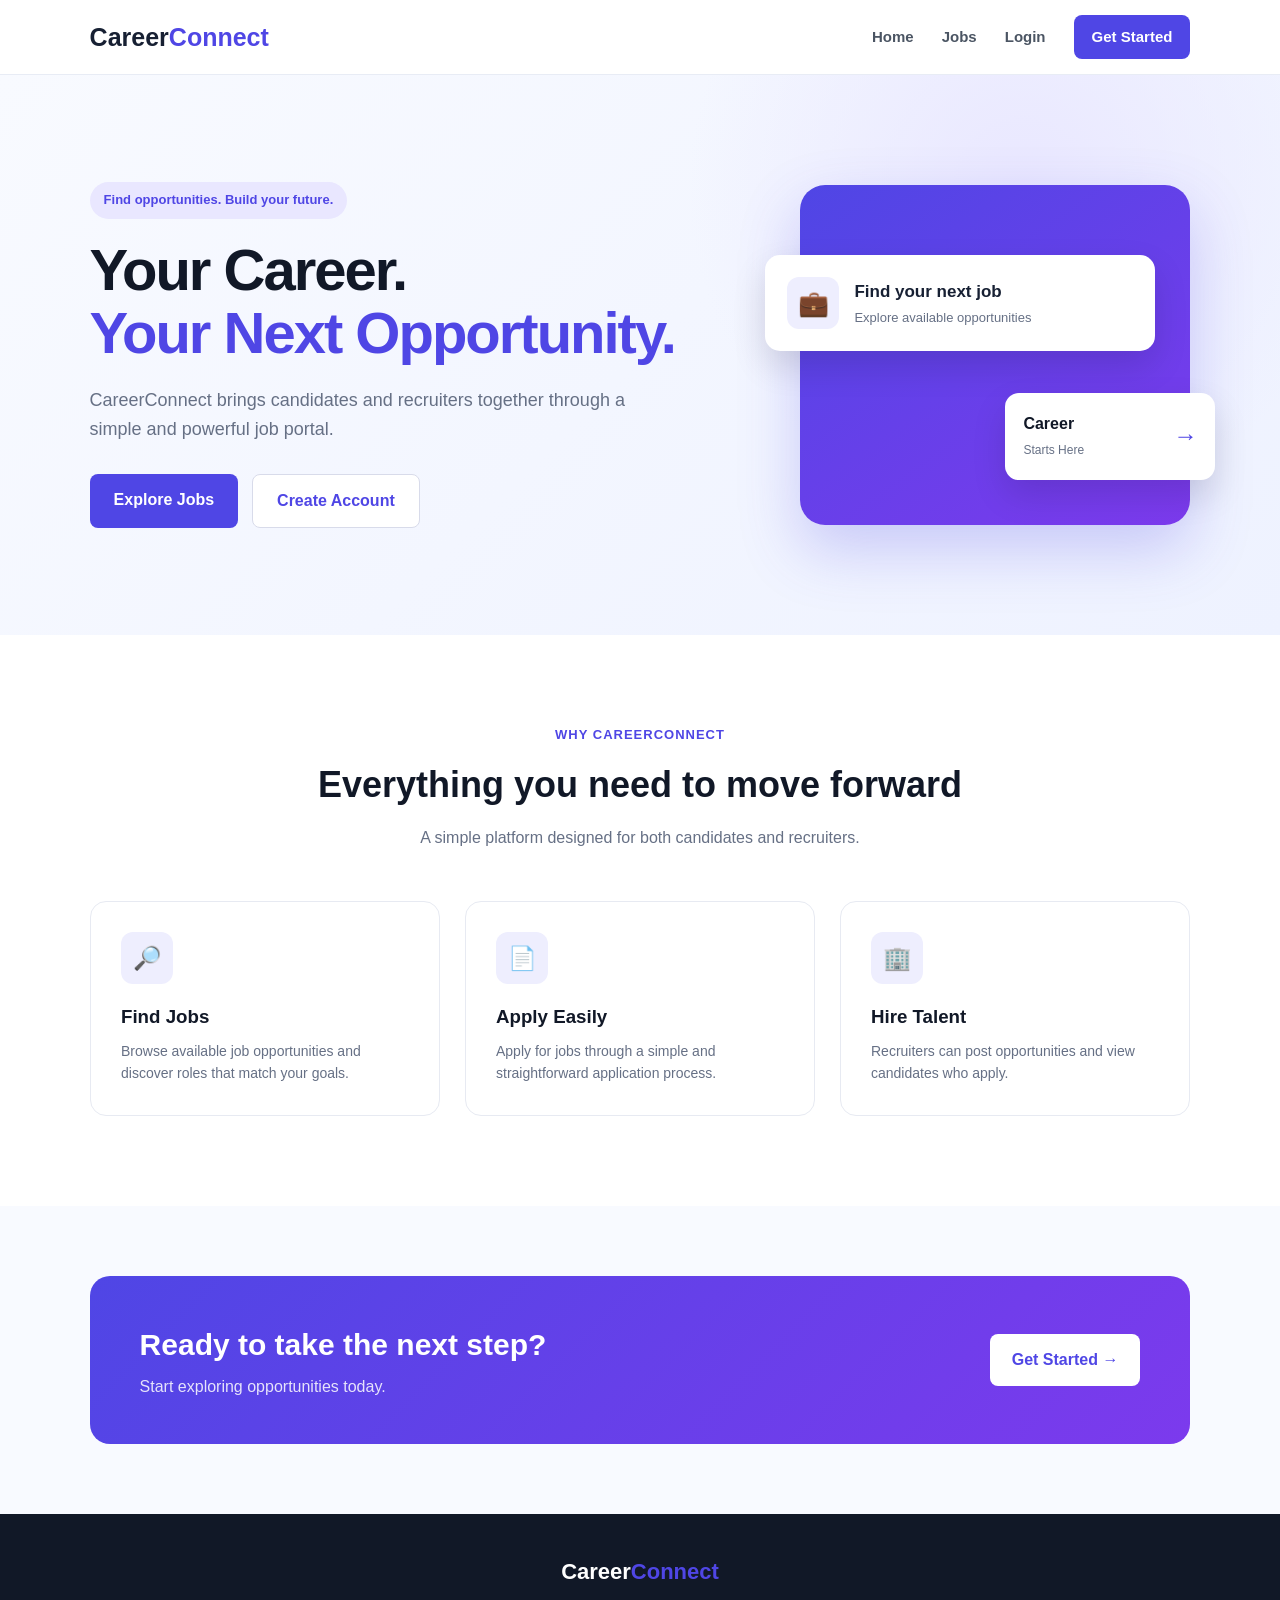
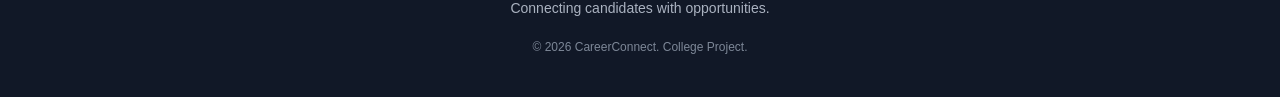
<file: index.html>
<!DOCTYPE html>
<html lang="en">

<head>
    <meta charset="UTF-8">
    <meta name="viewport" content="width=device-width, initial-scale=1.0">

    <title>CareerConnect | Find Your Future</title>

    <link rel="stylesheet" href="style.css">
</head>

<body>

    <!-- Navigation -->
    <nav class="navbar">

        <div class="logo">
            Career<span>Connect</span>
        </div>

        <div class="nav-links">
            <a href="index.html">Home</a>
            <a href="jobs">Jobs</a>
            <a href="login.html">Login</a>
            <a href="register.html" class="nav-btn">Get Started</a>
        </div>

    </nav>


    <!-- Hero Section -->
    <section class="hero">

        <div class="hero-content">

            <div class="badge">
                Find opportunities. Build your future.
            </div>

            <h1>
                Your Career.
                <br>
                <span>Your Next Opportunity.</span>
            </h1>

            <p>
                CareerConnect brings candidates and recruiters together
                through a simple and powerful job portal.
            </p>

            <div class="hero-buttons">

                <a href="jobs" class="primary-btn">
                    Explore Jobs
                </a>

                <a href="register.html" class="secondary-btn">
                    Create Account
                </a>

            </div>

        </div>


        <!-- Hero Card -->
        <div class="hero-card">

            <div class="floating-card">

                <div class="job-icon">
                    💼
                </div>

                <div>
                    <h3>Find your next job</h3>
                    <p>Explore available opportunities</p>
                </div>

            </div>

            <div class="stats-card">

                <div>
                    <strong>Career</strong>
                    <span>Starts Here</span>
                </div>

                <div class="arrow">
                    →
                </div>

            </div>

        </div>

    </section>


    <!-- Features -->
    <section class="features">

        <div class="section-heading">

            <p class="section-label">
                WHY CAREERCONNECT
            </p>

            <h2>
                Everything you need to move forward
            </h2>

            <p>
                A simple platform designed for both candidates and recruiters.
            </p>

        </div>


        <div class="feature-grid">

            <div class="feature-card">

                <div class="feature-icon">
                    🔎
                </div>

                <h3>Find Jobs</h3>

                <p>
                    Browse available job opportunities
                    and discover roles that match your goals.
                </p>

            </div>


            <div class="feature-card">

                <div class="feature-icon">
                    📄
                </div>

                <h3>Apply Easily</h3>

                <p>
                    Apply for jobs through a simple
                    and straightforward application process.
                </p>

            </div>


            <div class="feature-card">

                <div class="feature-icon">
                    🏢
                </div>

                <h3>Hire Talent</h3>

                <p>
                    Recruiters can post opportunities
                    and view candidates who apply.
                </p>

            </div>

        </div>

    </section>


    <!-- CTA -->
    <section class="cta">

        <div>

            <h2>
                Ready to take the next step?
            </h2>

            <p>
                Start exploring opportunities today.
            </p>

        </div>

        <a href="register.html" class="cta-btn">
            Get Started →
        </a>

    </section>


    <!-- Footer -->
    <footer>

        <div class="footer-logo">
            Career<span>Connect</span>
        </div>

        <p>
            Connecting candidates with opportunities.
        </p>

        <p class="copyright">
            © 2026 CareerConnect. College Project.
        </p>

    </footer>

</body>

</html>
</file>
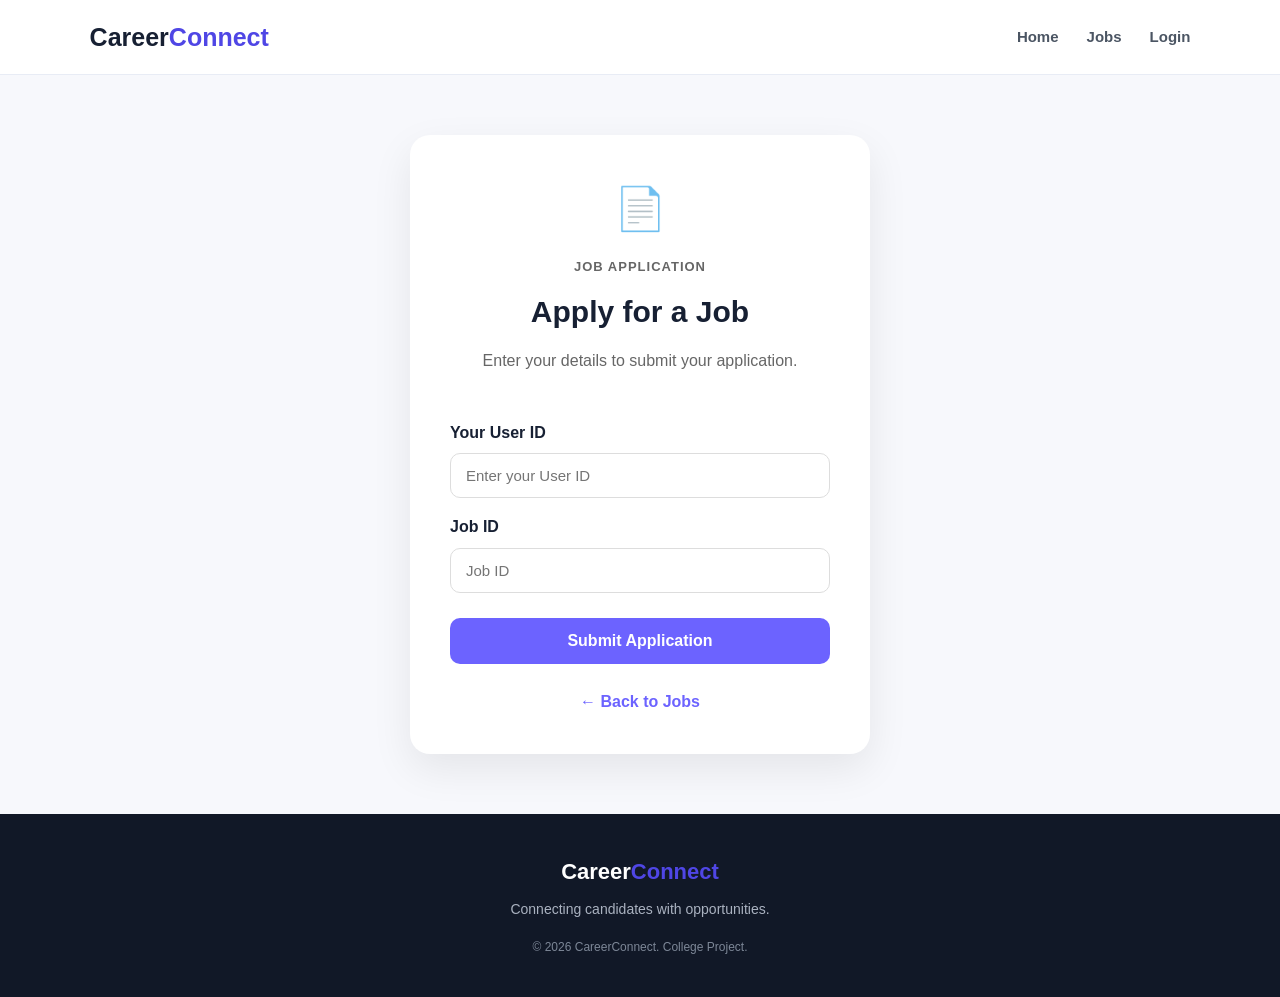
<file: apply.html>
<!DOCTYPE html>
<html lang="en">

<head>

    <meta charset="UTF-8">

    <meta name="viewport"
          content="width=device-width, initial-scale=1.0">

    <title>Apply for Job | CareerConnect</title>

    <link rel="stylesheet" href="style.css">

</head>


<body>


    <nav class="navbar">

        <div class="logo">
            Career<span>Connect</span>
        </div>

        <div class="nav-links">

            <a href="index.html">
                Home
            </a>

            <a href="jobs">
                Jobs
            </a>

            <a href="login.html">
                Login
            </a>

        </div>

    </nav>


    <main class="form-page">


        <div class="form-card">


            <div class="form-header">

                <div class="form-icon">
                    📄
                </div>

                <p class="section-label">
                    JOB APPLICATION
                </p>

                <h1>
                    Apply for a Job
                </h1>

                <p>
                    Enter your details to submit your application.
                </p>

            </div>


            <form action="apply" method="post">


                <label>
                    Your User ID
                </label>

                <input
                    type="number"
                    name="userId"
                    placeholder="Enter your User ID"
                    required
                >


                <label>
                    Job ID
                </label>

                <input
                    type="number"
                    id="jobId"
                    name="jobId"
                    placeholder="Job ID"
                    required
                >


                <button type="submit">
                    Submit Application
                </button>


            </form>


            <p class="form-footer">

                <a href="jobs">
                    ← Back to Jobs
                </a>

            </p>


        </div>


    </main>


    <footer>

        <div class="footer-logo">
            Career<span>Connect</span>
        </div>

        <p>
            Connecting candidates with opportunities.
        </p>

        <p class="copyright">
            © 2026 CareerConnect. College Project.
        </p>

    </footer>


    <script>

        const params =
            new URLSearchParams(window.location.search);

        const jobId =
            params.get("jobId");

        if (jobId) {

            document.getElementById("jobId").value = jobId;

        }

    </script>


</body>

</html>
</file>
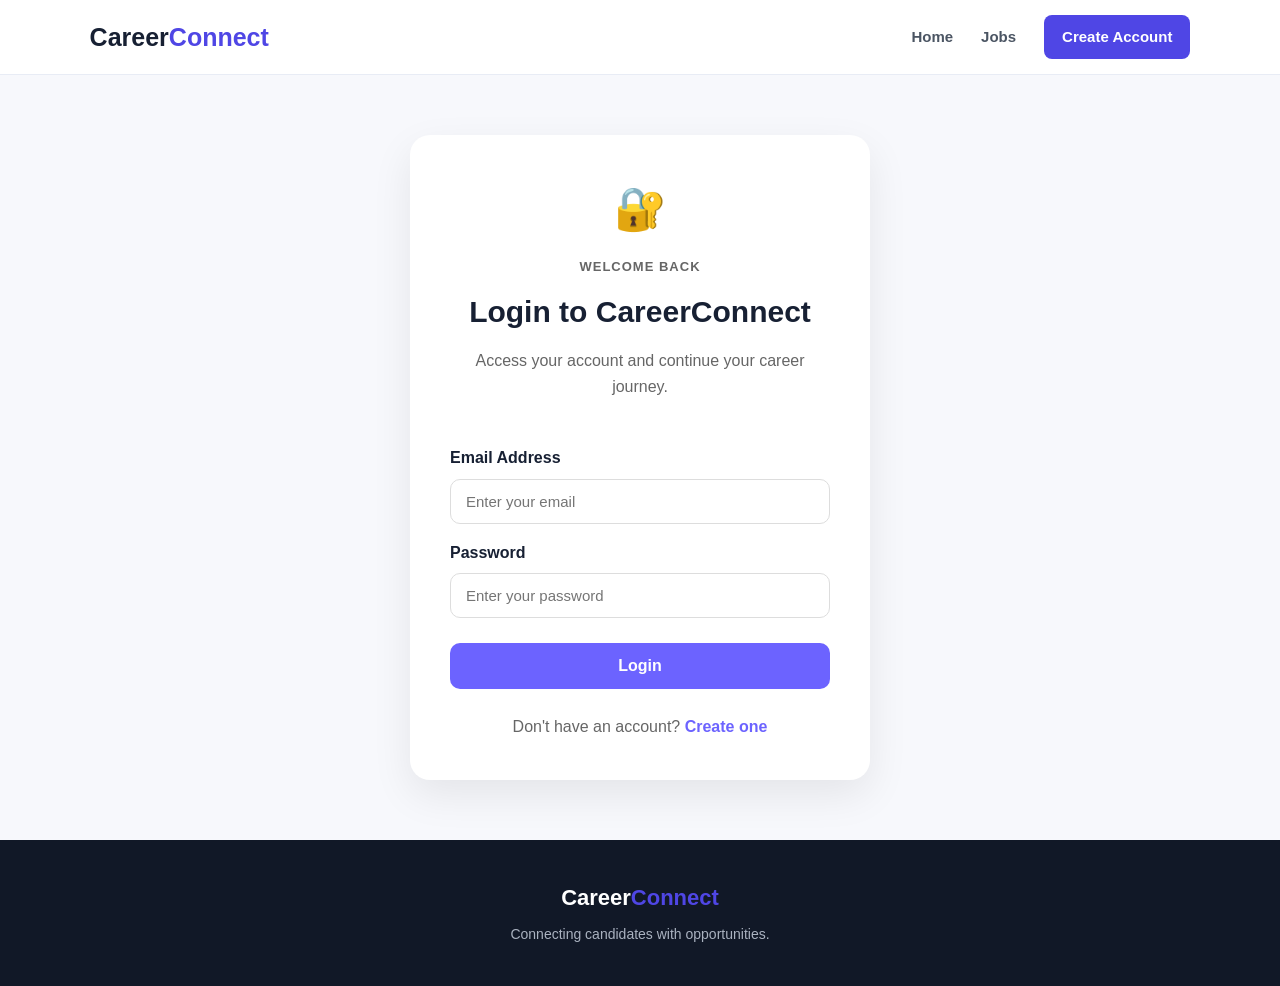
<file: login.html>
<!DOCTYPE html>
<html lang="en">

<head>
    <meta charset="UTF-8">
    <meta name="viewport" content="width=device-width, initial-scale=1.0">

    <title>Login | CareerConnect</title>

    <link rel="stylesheet" href="style.css">
</head>

<body>

    <nav class="navbar">

        <div class="logo">
            Career<span>Connect</span>
        </div>

        <div class="nav-links">
            <a href="index.html">Home</a>
            <a href="jobs">Jobs</a>
            <a href="register.html" class="nav-btn">
                Create Account
            </a>
        </div>

    </nav>


    <main class="form-page">

        <div class="form-card">

            <div class="form-header">

                <div class="form-icon">
                    🔐
                </div>

                <p class="section-label">
                    WELCOME BACK
                </p>

                <h1>Login to CareerConnect</h1>

                <p>
                    Access your account and continue your career journey.
                </p>

            </div>


            <form action="login" method="post">

                <label>Email Address</label>

                <input
                    type="email"
                    name="email"
                    placeholder="Enter your email"
                    required
                >


                <label>Password</label>

                <input
                    type="password"
                    name="password"
                    placeholder="Enter your password"
                    required
                >


                <button type="submit">
                    Login
                </button>

            </form>


            <p class="form-footer">
                Don't have an account?
                <a href="register.html">Create one</a>
            </p>

        </div>

    </main>


    <footer>

        <div class="footer-logo">
            Career<span>Connect</span>
        </div>

        <p>
            Connecting candidates with opportunities.
        </p>

    </footer>

</body>

</html>
</file>
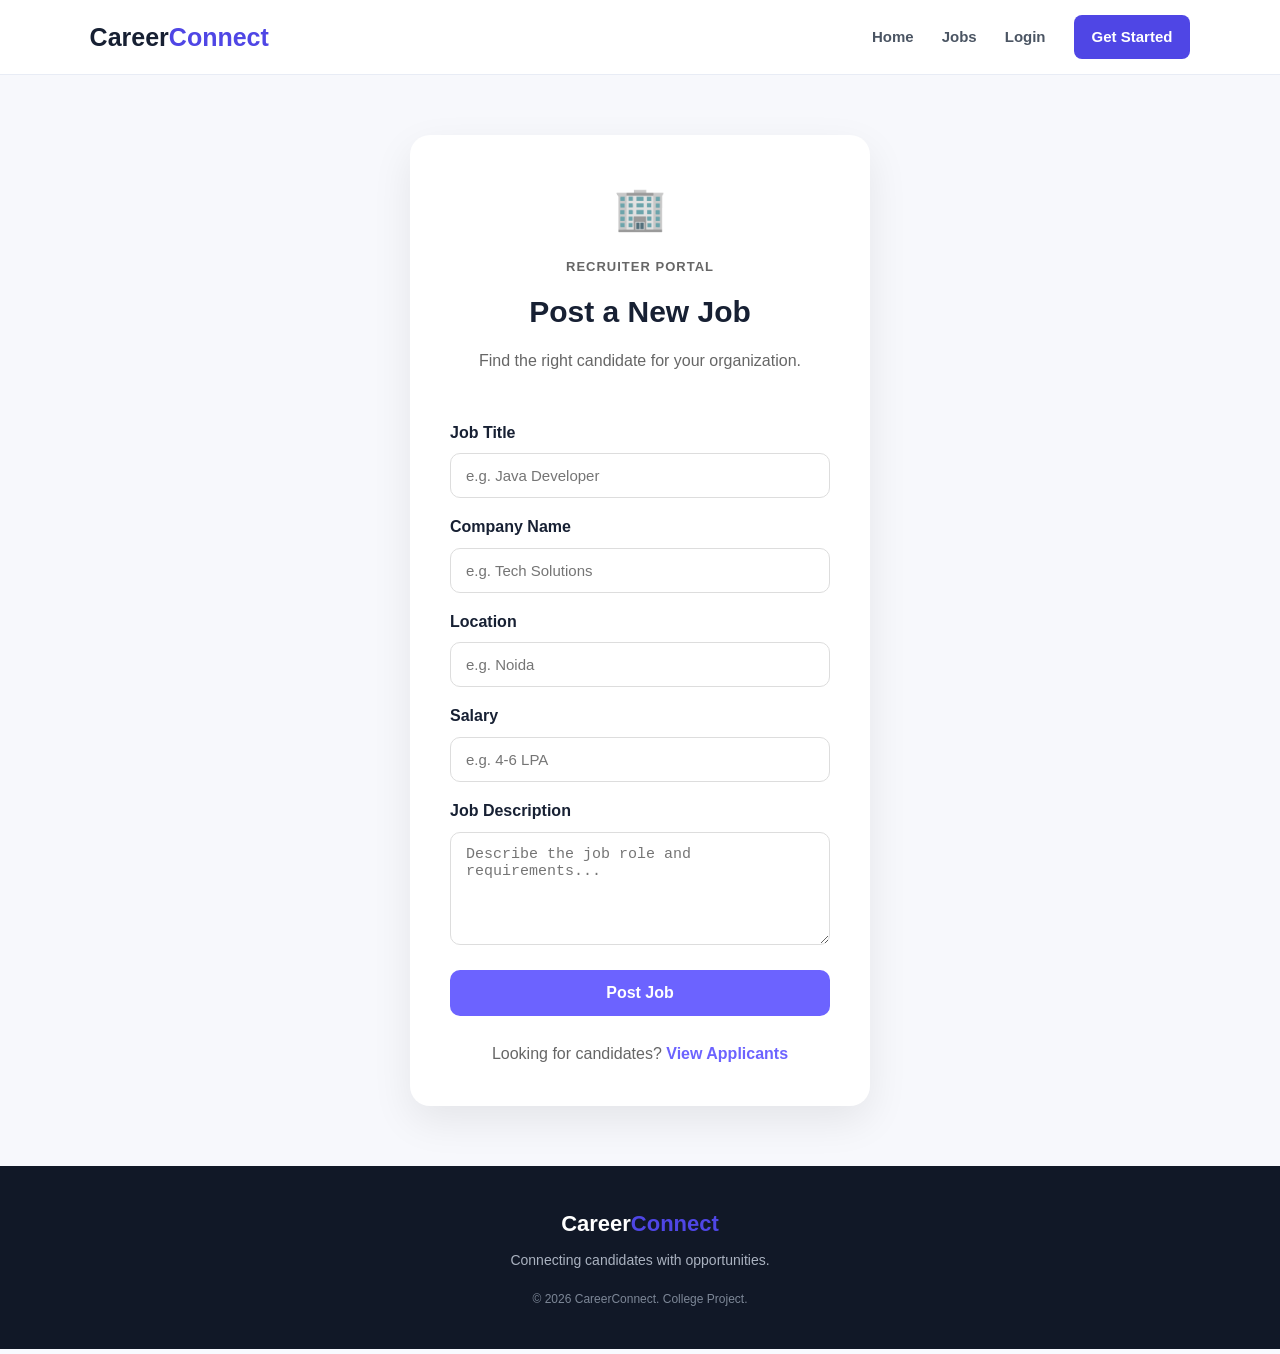
<file: postjob.html>
<!DOCTYPE html>
<html lang="en">

<head>

    <meta charset="UTF-8">

    <meta name="viewport"
          content="width=device-width, initial-scale=1.0">

    <title>Post a Job | CareerConnect</title>

    <link rel="stylesheet" href="style.css">

</head>


<body>


    <nav class="navbar">

        <div class="logo">
            Career<span>Connect</span>
        </div>

        <div class="nav-links">

            <a href="index.html">
                Home
            </a>

            <a href="jobs">
                Jobs
            </a>

            <a href="login.html">
                Login
            </a>

            <a href="register.html" class="nav-btn">
                Get Started
            </a>

        </div>

    </nav>


    <main class="form-page">


        <div class="form-card">


            <div class="form-header">

                <div class="form-icon">
                    🏢
                </div>

                <p class="section-label">
                    RECRUITER PORTAL
                </p>

                <h1>
                    Post a New Job
                </h1>

                <p>
                    Find the right candidate for your organization.
                </p>

            </div>


            <form action="postjob" method="post">


                <label>
                    Job Title
                </label>

                <input
                    type="text"
                    name="title"
                    placeholder="e.g. Java Developer"
                    required
                >


                <label>
                    Company Name
                </label>

                <input
                    type="text"
                    name="company"
                    placeholder="e.g. Tech Solutions"
                    required
                >


                <label>
                    Location
                </label>

                <input
                    type="text"
                    name="location"
                    placeholder="e.g. Noida"
                    required
                >


                <label>
                    Salary
                </label>

                <input
                    type="text"
                    name="salary"
                    placeholder="e.g. 4-6 LPA"
                    required
                >


                <label>
                    Job Description
                </label>

                <textarea
                    name="description"
                    rows="5"
                    placeholder="Describe the job role and requirements..."
                    required
                ></textarea>


                <button type="submit">
                    Post Job
                </button>


            </form>


            <p class="form-footer">

                Looking for candidates?

                <a href="applicants">
                    View Applicants
                </a>

            </p>


        </div>


    </main>


    <footer>

        <div class="footer-logo">
            Career<span>Connect</span>
        </div>

        <p>
            Connecting candidates with opportunities.
        </p>

        <p class="copyright">
            © 2026 CareerConnect. College Project.
        </p>

    </footer>


</body>

</html>
</file>
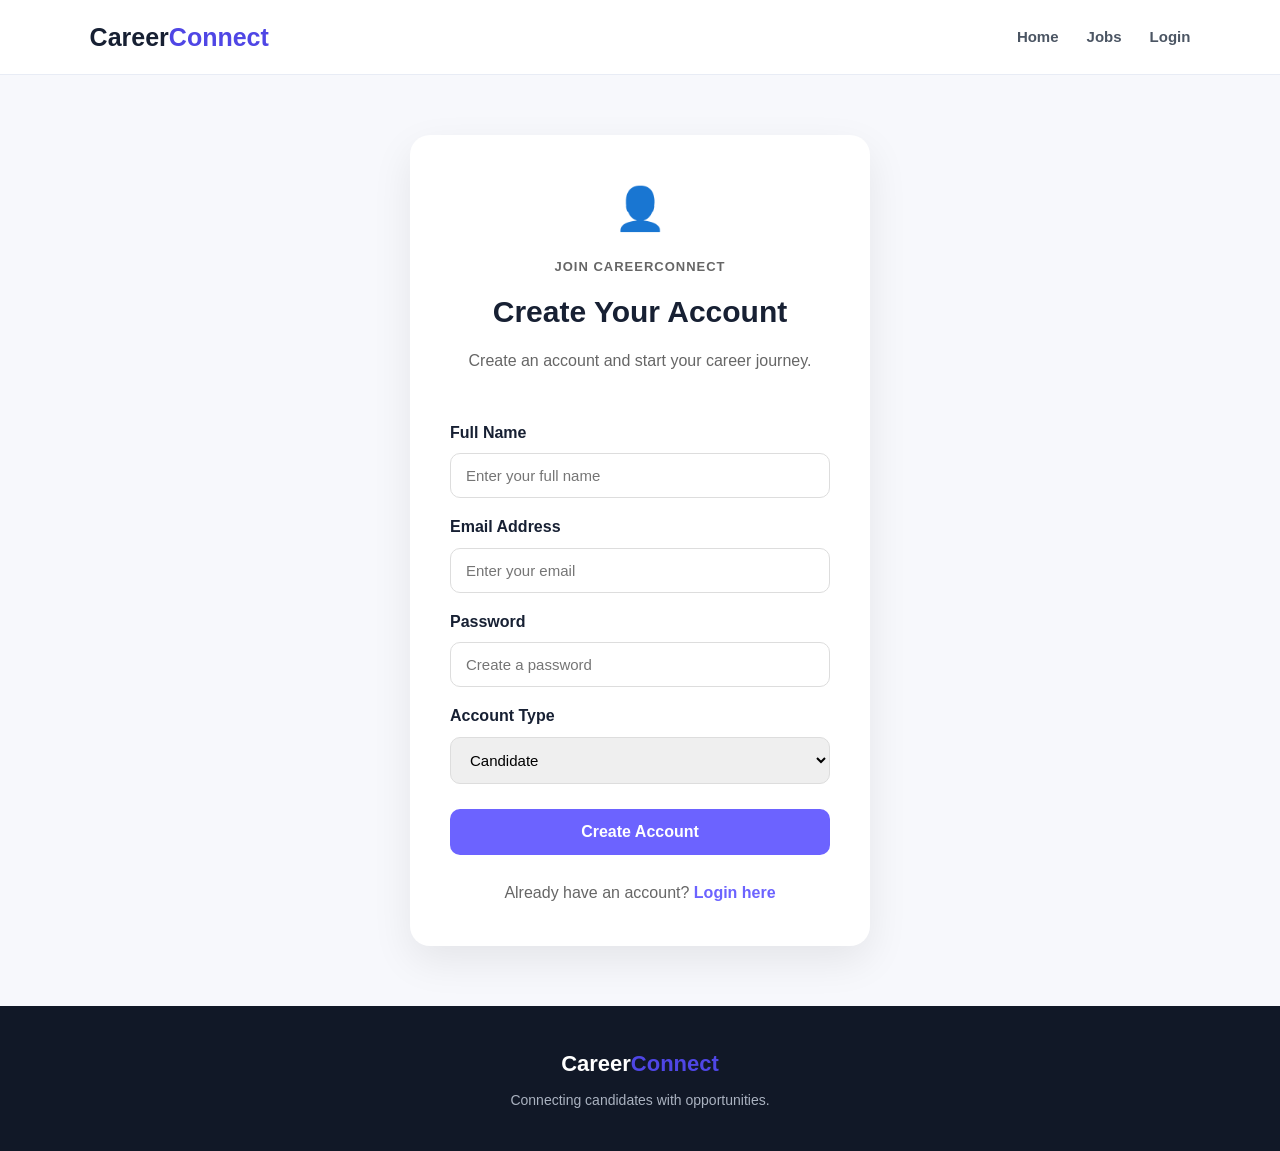
<file: register.html>
<!DOCTYPE html>
<html lang="en">

<head>
    <meta charset="UTF-8">
    <meta name="viewport" content="width=device-width, initial-scale=1.0">

    <title>Register | CareerConnect</title>

    <link rel="stylesheet" href="style.css">
</head>

<body>

    <nav class="navbar">

        <div class="logo">
            Career<span>Connect</span>
        </div>

        <div class="nav-links">
            <a href="index.html">Home</a>
            <a href="jobs">Jobs</a>
            <a href="login.html">Login</a>
        </div>

    </nav>


    <main class="form-page">

        <div class="form-card">

            <div class="form-header">

                <div class="form-icon">
                    👤
                </div>

                <p class="section-label">
                    JOIN CAREERCONNECT
                </p>

                <h1>Create Your Account</h1>

                <p>
                    Create an account and start your career journey.
                </p>

            </div>


            <form action="register" method="post">

                <label>Full Name</label>

                <input
                    type="text"
                    name="name"
                    placeholder="Enter your full name"
                    required
                >


                <label>Email Address</label>

                <input
                    type="email"
                    name="email"
                    placeholder="Enter your email"
                    required
                >


                <label>Password</label>

                <input
                    type="password"
                    name="password"
                    placeholder="Create a password"
                    required
                >


                <label>Account Type</label>

                <select name="role">

                    <option value="CANDIDATE">
                        Candidate
                    </option>

                    <option value="RECRUITER">
                        Recruiter
                    </option>

                </select>


                <button type="submit">
                    Create Account
                </button>

            </form>


            <p class="form-footer">
                Already have an account?
                <a href="login.html">Login here</a>
            </p>

        </div>

    </main>


    <footer>

        <div class="footer-logo">
            Career<span>Connect</span>
        </div>

        <p>
            Connecting candidates with opportunities.
        </p>

    </footer>

</body>

</html>
</file>
<file: style.css>
* {
    box-sizing: border-box;
    margin: 0;
    padding: 0;
}

body {
    font-family: Arial, Helvetica, sans-serif;
    background: #f8faff;
    color: #172033;
    line-height: 1.6;
}


/* =========================
   NAVBAR
========================= */

.navbar {
    height: 75px;
    padding: 0 7%;
    display: flex;
    align-items: center;
    justify-content: space-between;
    background: white;
    border-bottom: 1px solid #e8ecf5;
}

.logo {
    font-size: 25px;
    font-weight: 800;
    color: #172033;
}

.logo span,
.footer-logo span {
    color: #4f46e5;
}

.nav-links {
    display: flex;
    align-items: center;
    gap: 28px;
}

.nav-links a {
    text-decoration: none;
    color: #4b5563;
    font-size: 15px;
    font-weight: 600;
}

.nav-links a:hover {
    color: #4f46e5;
}

.nav-btn {
    background: #4f46e5;
    color: white !important;
    padding: 10px 18px;
    border-radius: 8px;
}

.nav-btn:hover {
    background: #4338ca;
}


/* =========================
   HERO
========================= */

.hero {
    min-height: 560px;
    padding: 80px 7%;
    display: flex;
    align-items: center;
    justify-content: space-between;
    gap: 60px;
    background:
        radial-gradient(circle at 80% 20%, #e9e7ff 0, transparent 30%),
        linear-gradient(135deg, #f8faff, #eef2ff);
}

.hero-content {
    max-width: 620px;
}

.badge {
    display: inline-block;
    background: #e9e7ff;
    color: #4f46e5;
    padding: 8px 14px;
    border-radius: 30px;
    font-size: 13px;
    font-weight: 700;
    margin-bottom: 20px;
}

.hero h1 {
    font-size: 58px;
    line-height: 1.08;
    letter-spacing: -2px;
    margin-bottom: 22px;
    color: #111827;
}

.hero h1 span {
    color: #4f46e5;
}

.hero p {
    max-width: 540px;
    font-size: 18px;
    color: #667085;
    margin-bottom: 30px;
}

.hero-buttons {
    display: flex;
    gap: 14px;
}

.primary-btn,
.secondary-btn {
    display: inline-block;
    padding: 13px 24px;
    border-radius: 8px;
    text-decoration: none;
    font-weight: 700;
}

.primary-btn {
    background: #4f46e5;
    color: white;
}

.primary-btn:hover {
    background: #4338ca;
}

.secondary-btn {
    background: white;
    color: #4f46e5;
    border: 1px solid #d8dbea;
}

.secondary-btn:hover {
    border-color: #4f46e5;
}


/* =========================
   HERO CARD
========================= */

.hero-card {
    width: 390px;
    height: 340px;
    border-radius: 25px;
    background: linear-gradient(145deg, #4f46e5, #7c3aed);
    position: relative;
    box-shadow: 0 25px 60px rgba(79, 70, 229, 0.25);
}

.floating-card {
    position: absolute;
    top: 70px;
    left: -35px;
    right: 35px;
    background: white;
    padding: 22px;
    border-radius: 15px;
    display: flex;
    align-items: center;
    gap: 15px;
    box-shadow: 0 15px 35px rgba(0, 0, 0, 0.12);
}

.job-icon {
    width: 52px;
    height: 52px;
    background: #eeeefe;
    border-radius: 12px;
    display: flex;
    align-items: center;
    justify-content: center;
    font-size: 25px;
}

.floating-card h3 {
    font-size: 17px;
    margin-bottom: 3px;
}

.floating-card p {
    margin: 0;
    font-size: 13px;
    color: #667085;
}

.stats-card {
    position: absolute;
    bottom: 45px;
    right: -25px;
    width: 210px;
    background: white;
    padding: 18px;
    border-radius: 14px;
    display: flex;
    align-items: center;
    justify-content: space-between;
    box-shadow: 0 15px 35px rgba(0, 0, 0, 0.12);
}

.stats-card strong {
    display: block;
    color: #111827;
}

.stats-card span {
    font-size: 12px;
    color: #667085;
}

.arrow {
    color: #4f46e5;
    font-size: 24px;
}


/* =========================
   FEATURES
========================= */

.features {
    padding: 90px 7%;
    background: white;
}

.section-heading {
    text-align: center;
    max-width: 650px;
    margin: 0 auto 50px;
}

.section-label {
    color: #4f46e5;
    font-size: 13px;
    font-weight: 800;
    letter-spacing: 1px;
    margin-bottom: 10px;
}

.section-heading h2 {
    font-size: 36px;
    color: #111827;
    margin-bottom: 12px;
}

.section-heading > p:last-child {
    color: #667085;
}

.feature-grid {
    max-width: 1100px;
    margin: auto;
    display: grid;
    grid-template-columns: repeat(3, 1fr);
    gap: 25px;
}

.feature-card {
    padding: 30px;
    border: 1px solid #e7eaf2;
    border-radius: 16px;
    background: #ffffff;
    transition: 0.25s;
}

.feature-card:hover {
    transform: translateY(-5px);
    box-shadow: 0 15px 35px rgba(30, 41, 59, 0.08);
}

.feature-icon {
    width: 52px;
    height: 52px;
    display: flex;
    align-items: center;
    justify-content: center;
    background: #eeeefe;
    border-radius: 12px;
    font-size: 23px;
    margin-bottom: 18px;
}

.feature-card h3 {
    margin-bottom: 8px;
    color: #111827;
}

.feature-card p {
    color: #667085;
    font-size: 14px;
}


/* =========================
   CTA
========================= */

.cta {
    margin: 70px 7%;
    padding: 45px 50px;
    border-radius: 20px;
    background: linear-gradient(135deg, #4f46e5, #7c3aed);
    color: white;
    display: flex;
    align-items: center;
    justify-content: space-between;
    gap: 30px;
}

.cta h2 {
    font-size: 30px;
    margin-bottom: 5px;
}

.cta p {
    opacity: 0.85;
}

.cta-btn {
    background: white;
    color: #4f46e5;
    padding: 13px 22px;
    border-radius: 8px;
    text-decoration: none;
    font-weight: 700;
    white-space: nowrap;
}

.cta-btn:hover {
    background: #f2f2ff;
}


/* =========================
   FOOTER
========================= */

footer {
    padding: 40px 7%;
    background: #111827;
    color: #aab2c0;
    text-align: center;
}

.footer-logo {
    font-size: 22px;
    font-weight: 800;
    color: white;
    margin-bottom: 8px;
}

footer p {
    font-size: 14px;
}

.copyright {
    margin-top: 18px;
    font-size: 12px;
    color: #7d8797;
}


/* =========================
   RESPONSIVE
========================= */

@media (max-width: 850px) {

    .nav-links {
        gap: 12px;
    }

    .hero {
        flex-direction: column;
        text-align: center;
        padding: 60px 6%;
    }

    .hero p {
        margin-left: auto;
        margin-right: auto;
    }

    .hero-buttons {
        justify-content: center;
    }

    .hero-card {
        width: 340px;
    }

    .feature-grid {
        grid-template-columns: 1fr;
    }

    .cta {
        flex-direction: column;
        text-align: center;
    }
}


@media (max-width: 600px) {

    .navbar {
        padding: 0 5%;
    }

    .nav-links a:not(.nav-btn) {
        display: none;
    }

    .hero h1 {
        font-size: 42px;
    }

    .hero-card {
        width: 290px;
        height: 300px;
    }

    .floating-card {
        left: -15px;
        right: 15px;
    }

    .stats-card {
        right: -10px;
    }

    .section-heading h2 {
        font-size: 30px;
    }

    .cta {
        margin: 50px 5%;
        padding: 35px 25px;
    }
}
/* FORM PAGES */

.form-page {
    min-height: 75vh;
    display: flex;
    justify-content: center;
    align-items: center;
    padding: 60px 20px;
    background: #f7f8fc;
}

.form-card {
    width: 100%;
    max-width: 460px;
    background: white;
    padding: 40px;
    border-radius: 20px;
    box-shadow: 0 15px 40px rgba(0, 0, 0, 0.08);
}

.form-header {
    text-align: center;
    margin-bottom: 30px;
}

.form-icon {
    font-size: 42px;
    margin-bottom: 15px;
}

.form-header h1 {
    font-size: 30px;
    margin: 8px 0 12px;
}

.form-header p {
    color: #666;
    line-height: 1.6;
}

.form-card form {
    display: flex;
    flex-direction: column;
}

.form-card label {
    font-weight: 600;
    margin-bottom: 8px;
    margin-top: 16px;
}

.form-card input,
.form-card select,
.form-card textarea {
    width: 100%;
    padding: 13px 15px;
    border: 1px solid #ddd;
    border-radius: 10px;
    font-size: 15px;
    outline: none;
    box-sizing: border-box;
}

.form-card input:focus,
.form-card select:focus,
.form-card textarea:focus {
    border-color: #6c63ff;
}

.form-card button {
    margin-top: 25px;
    padding: 14px;
    border: none;
    border-radius: 10px;
    background: #6c63ff;
    color: white;
    font-size: 16px;
    font-weight: 600;
    cursor: pointer;
}

.form-card button:hover {
    opacity: 0.9;
}

.form-footer {
    text-align: center;
    margin-top: 25px;
    color: #666;
}

.form-footer a {
    color: #6c63ff;
    font-weight: 600;
    text-decoration: none;
}
/* JOBS PAGE */

.jobs-hero {
    padding: 90px 8%;
    background: linear-gradient(135deg, #f5f3ff, #eef4ff);
}

.jobs-hero h1 {
    font-size: 52px;
    line-height: 1.1;
    margin: 12px 0 20px;
    max-width: 700px;
}

.jobs-hero h1 span {
    color: #6c63ff;
}

.jobs-hero p:not(.section-label) {
    color: #666;
    font-size: 18px;
    max-width: 600px;
    line-height: 1.7;
}

.jobs-container {
    padding: 70px 8%;
    background: #fafbff;
}

.jobs-heading {
    display: flex;
    justify-content: space-between;
    align-items: end;
    margin-bottom: 40px;
}

.jobs-heading h2 {
    font-size: 34px;
    margin: 8px 0 0;
}

.job-count {
    background: white;
    padding: 12px 20px;
    border-radius: 30px;
    font-weight: 600;
    color: #6c63ff;
    box-shadow: 0 5px 20px rgba(0, 0, 0, 0.06);
}

.jobs-grid {
    display: grid;
    grid-template-columns: repeat(3, 1fr);
    gap: 25px;
}

.job-card {
    background: white;
    padding: 28px;
    border-radius: 18px;
    border: 1px solid #eee;
    transition: 0.3s;
}

.job-card:hover {
    transform: translateY(-6px);
    box-shadow: 0 15px 35px rgba(0, 0, 0, 0.09);
}

.job-top {
    display: flex;
    justify-content: space-between;
    align-items: center;
}

.company-icon {
    width: 48px;
    height: 48px;
    display: flex;
    align-items: center;
    justify-content: center;
    background: #f0efff;
    border-radius: 12px;
    font-size: 22px;
}

.job-type {
    background: #eefaf3;
    color: #2e9d62;
    padding: 7px 12px;
    border-radius: 20px;
    font-size: 12px;
    font-weight: 600;
}

.job-card h2 {
    font-size: 22px;
    margin: 25px 0 8px;
}

.company-name {
    color: #6c63ff;
    font-weight: 600;
}

.job-details {
    display: flex;
    flex-direction: column;
    gap: 8px;
    margin: 22px 0;
    color: #666;
    font-size: 14px;
}

.job-description {
    color: #777;
    line-height: 1.6;
    min-height: 50px;
}

.apply-btn {
    display: block;
    text-align: center;
    margin-top: 25px;
    padding: 13px;
    border-radius: 10px;
    background: #6c63ff;
    color: white;
    text-decoration: none;
    font-weight: 600;
    transition: 0.2s;
}

.apply-btn:hover {
    background: #574fd6;
}

.jobs-cta {
    margin: 60px 8%;
    padding: 45px;
    border-radius: 20px;
    background: #18172b;
    color: white;
    display: flex;
    justify-content: space-between;
    align-items: center;
}

.jobs-cta h2 {
    margin: 0 0 10px;
    font-size: 28px;
}

.jobs-cta p {
    margin: 0;
    color: #c8c7d5;
}

.jobs-cta a {
    background: white;
    color: #18172b;
    padding: 13px 22px;
    border-radius: 10px;
    text-decoration: none;
    font-weight: 600;
}


/* MOBILE */

@media (max-width: 900px) {

    .jobs-grid {
        grid-template-columns: repeat(2, 1fr);
    }

}

@media (max-width: 600px) {

    .jobs-hero h1 {
        font-size: 38px;
    }

    .jobs-heading {
        flex-direction: column;
        align-items: flex-start;
        gap: 20px;
    }

    .jobs-grid {
        grid-template-columns: 1fr;
    }

    .jobs-cta {
        margin: 40px 20px;
        flex-direction: column;
        align-items: flex-start;
        gap: 25px;
    }

}
</file>
